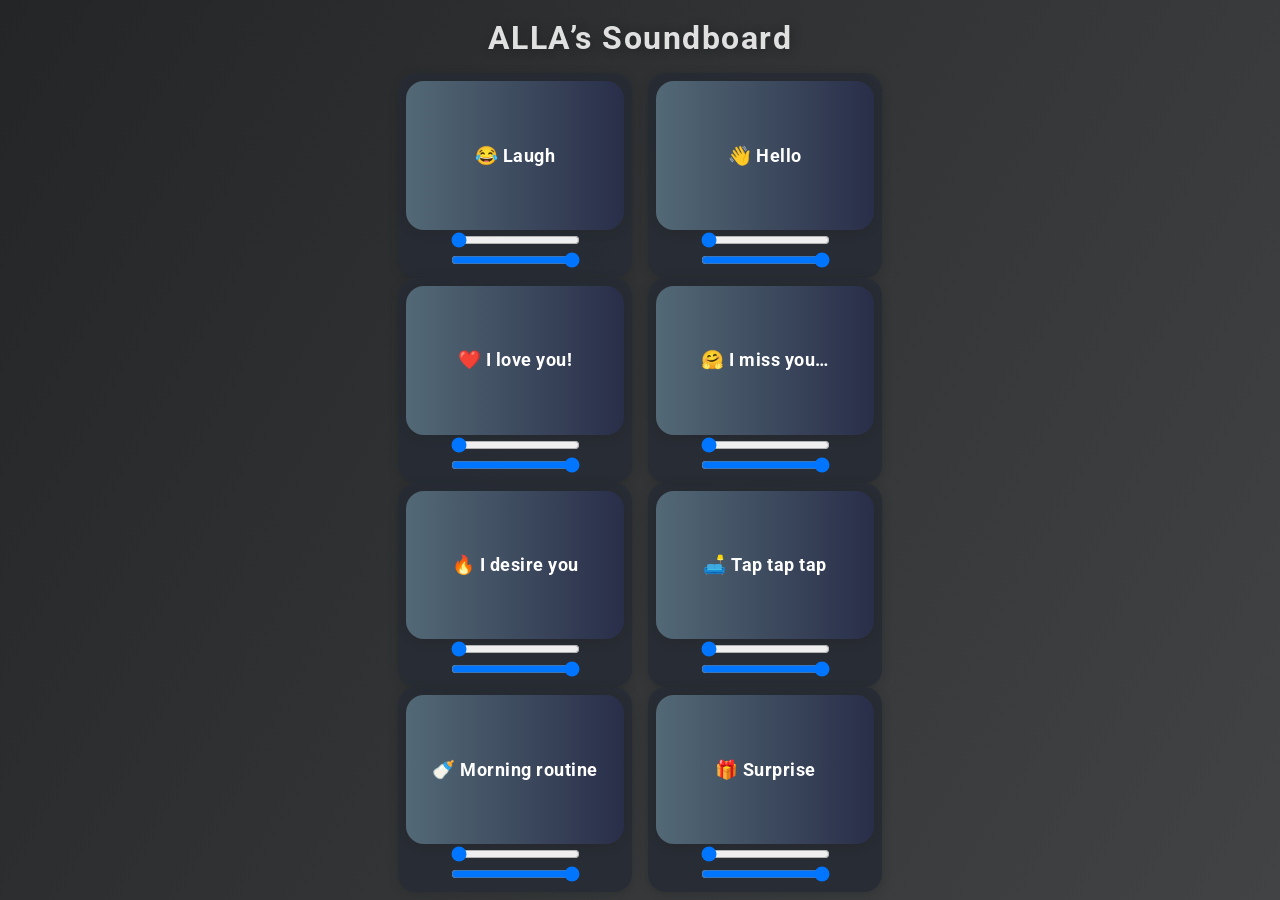
<file: index.html>
<!DOCTYPE html>
<html lang="en">
<head>
  <meta charset="UTF-8">
  <title>ALLA's Soundboard 🎶</title>
  <link rel="stylesheet" href="style.css">
</head>
<body>
  <h1>ALLA’s Soundboard</h1>
  <div class="soundboard">
    <div class="sound">
      <button class="play" data-audio="raul-laugh">😂 Laugh</button>
      <input type="range" class="progress" value="0" max="100">
      <input type="range" class="volume" min="0" max="1" step="0.01" value="1">
      <audio id="raul-laugh" src="raul-laugh.mp3"></audio>
    </div>
    <div class="sound">
      <button class="play" data-audio="raul-hello">👋 Hello</button>
      <input type="range" class="progress" value="0" max="100">
      <input type="range" class="volume" min="0" max="1" step="0.01" value="1">
      <audio id="raul-hello" src="raul-hello.mp3"></audio>
    </div>
    <div class="sound">
      <button class="play" data-audio="raul-iloveyou">❤️ I love you!</button>
      <input type="range" class="progress" value="0" max="100">
      <input type="range" class="volume" min="0" max="1" step="0.01" value="1">
      <audio id="raul-iloveyou" src="raul-iloveyou.mp3"></audio>
    </div>
    <div class="sound">
      <button class="play" data-audio="raul-imissyou">🤗 I miss you…</button>
      <input type="range" class="progress" value="0" max="100">
      <input type="range" class="volume" min="0" max="1" step="0.01" value="1">
      <audio id="raul-imissyou" src="raul-imissyou.mp3"></audio>
    </div>
    <div class="sound">
      <button class="play" data-audio="raul-idesireyou">🔥 I desire you</button>
      <input type="range" class="progress" value="0" max="100">
      <input type="range" class="volume" min="0" max="1" step="0.01" value="1">
      <audio id="raul-idesireyou" src="raul-idesireyou.mp3"></audio>
    </div>
    <div class="sound">
      <button class="play" data-audio="raul-taptaptap">🛋️ Tap tap tap</button>
      <input type="range" class="progress" value="0" max="100">
      <input type="range" class="volume" min="0" max="1" step="0.01" value="1">
      <audio id="raul-taptaptap" src="raul-taptaptap.mp3"></audio>
    </div>
    <div class="sound">
      <button class="play" data-audio="raul-morning">🍼 Morning routine</button>
      <input type="range" class="progress" value="0" max="100">
      <input type="range" class="volume" min="0" max="1" step="0.01" value="1">
      <audio id="raul-morning" src="raul-morning.mp3"></audio>
    </div>
    <div class="sound">
      <button class="play" data-audio="raul-surprise">🎁 Surprise</button>
      <input type="range" class="progress" value="0" max="100">
      <input type="range" class="volume" min="0" max="1" step="0.01" value="1">
      <audio id="raul-surprise" src="raul-surprise.mp3"></audio>
    </div>
  </div>
  <script src="script.js"></script>
</body>
</html>
</file>
<file: style.css>
@import url('https://fonts.googleapis.com/css?family=Roboto:400,700&display=swap');

html, body {
  height: 100%;
  margin: 0;
  padding: 0;
  background: linear-gradient(120deg, #232526 0%, #414345 100%);
  font-family: 'Roboto', Arial, sans-serif;
}

body {
  min-height: 100vh;
  display: flex;
  flex-direction: column;
}

h1 {
  text-align: center;
  color: #e0e0e0;
  margin: 1.2rem 0 0.5rem 0;
  font-size: 2rem;
  letter-spacing: 1.5px;
  text-shadow: 1px 1px 8px #232526;
  font-family: 'Roboto', Arial, sans-serif;
}

.soundboard {
  flex: 1;
  display: grid;
  grid-template-columns: repeat(2, 1fr);
  grid-template-rows: repeat(4, 1fr);
  gap: 1rem;
  width: 100vw;
  max-width: 500px;
  margin: 0 auto;
  padding: 0.5rem 0.5rem 1.5rem 0.5rem;
  box-sizing: border-box;
  flex: 1;
  height: 70vh;
  align-items: stretch;
}

.sound {
  background: rgba(40,44,52,0.97);
  border-radius: 18px;
  box-shadow: 0 2px 8px #23252666;
  display: flex;
  flex-direction: column;
  align-items: center;
  justify-content: center;
  min-width: 0;
  min-height: 0;
  padding: 0.5rem;
  height: 100%;
}

button.play {
  background: linear-gradient(90deg, #536976 0%, #292e49 100%);
  color: #fff;
  border: none;
  border-radius: 18px;
  font-size: 1.15rem;
  font-family: 'Roboto', Arial, sans-serif;
  font-weight: 700;
  padding: 1em 0.2em;
  width: 100%;
  height: 100%;
  min-height: 60px;
  min-width: 0;
  box-shadow: 0 2px 8px #23252666;
  transition: background 0.2s, transform 0.15s;
  outline: none;
  touch-action: manipulation;
  letter-spacing: 0.5px;
  display: flex;
  align-items: center;
  justify-content: center;
  text-align: center;
}

button.play:active {
  background: #232526;
  color: #b0bec5;
  transform: scale(0.97);
}

input[type="range"].progress,
input[type="
</file>
